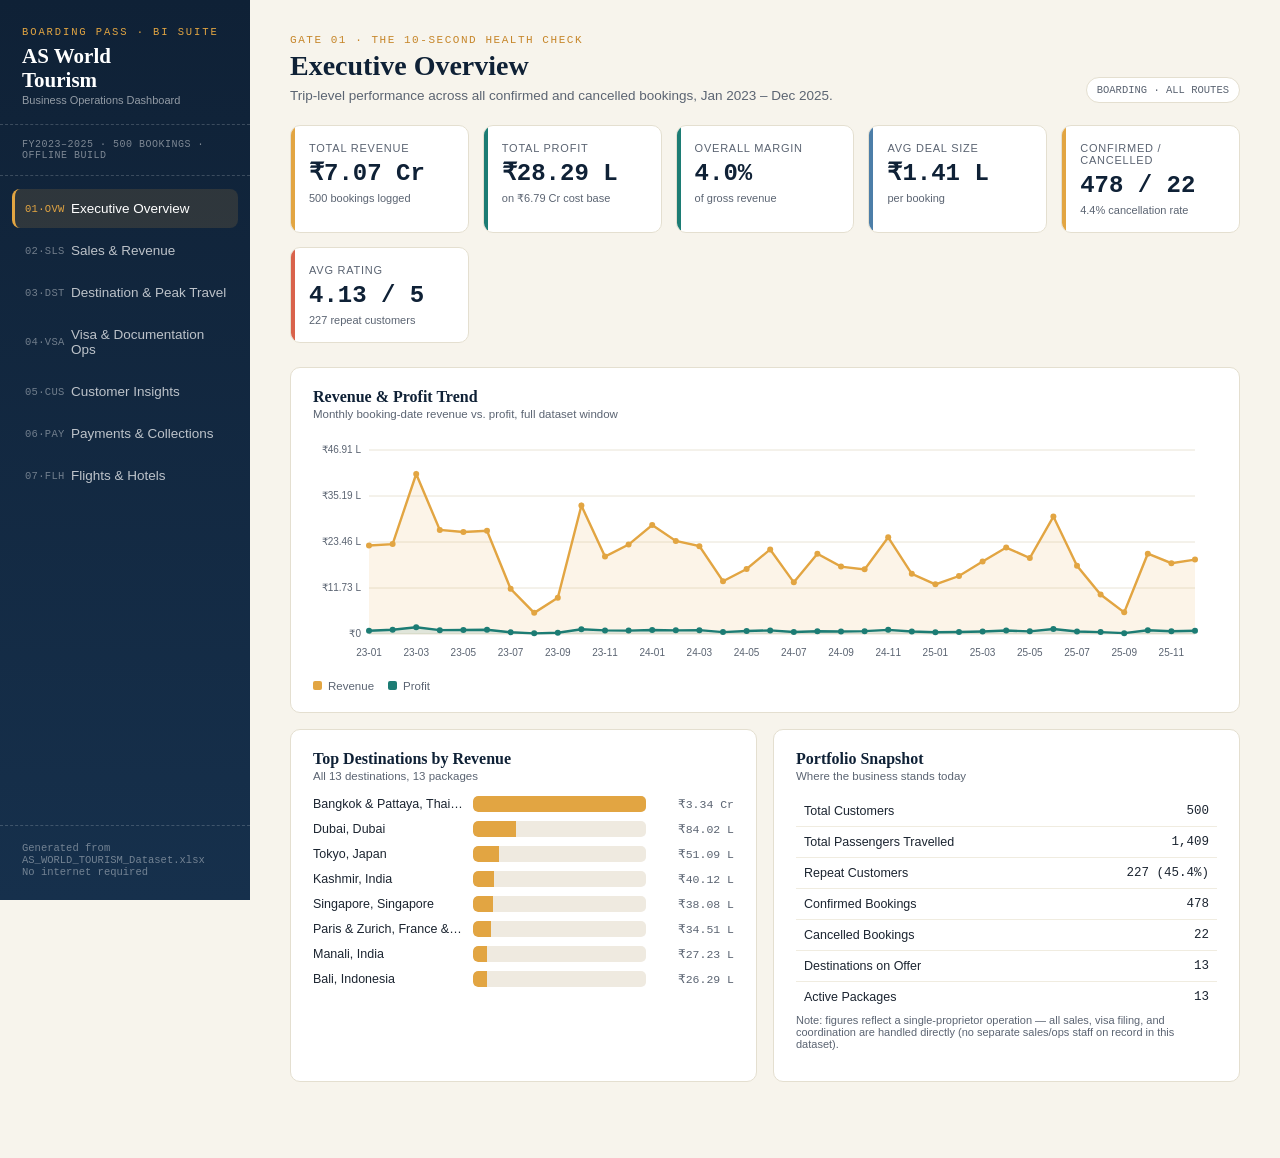
<file: index.html>
<!DOCTYPE html>
<html lang="en">
<head>
<meta charset="UTF-8">
<meta name="viewport" content="width=device-width, initial-scale=1.0">
<title>AS World Tourism — Business Intelligence Suite</title>
<link rel="icon" type="image/svg+xml" href="assets/favicon.svg">
<link rel="stylesheet" href="style.css">
</head>
<body>
<div id="app">
  <aside class="sidebar">
    <div class="brand">
      <div class="kicker">Boarding Pass · BI Suite</div>
      <h1>AS World<br>Tourism</h1>
      <div class="sub">Business Operations Dashboard</div>
    </div>
    <div class="flight-strip">FY2023–2025 · 500 BOOKINGS · OFFLINE BUILD</div>
    <nav id="nav"></nav>
    <div class="sidebar-foot">Generated from<br>AS_WORLD_TOURISM_Dataset.xlsx<br>No internet required</div>
  </aside>
  <main id="main"></main>
</div>

<script src="data.js"></script>
<script src="app.js"></script>
</body>
</html>
</file>
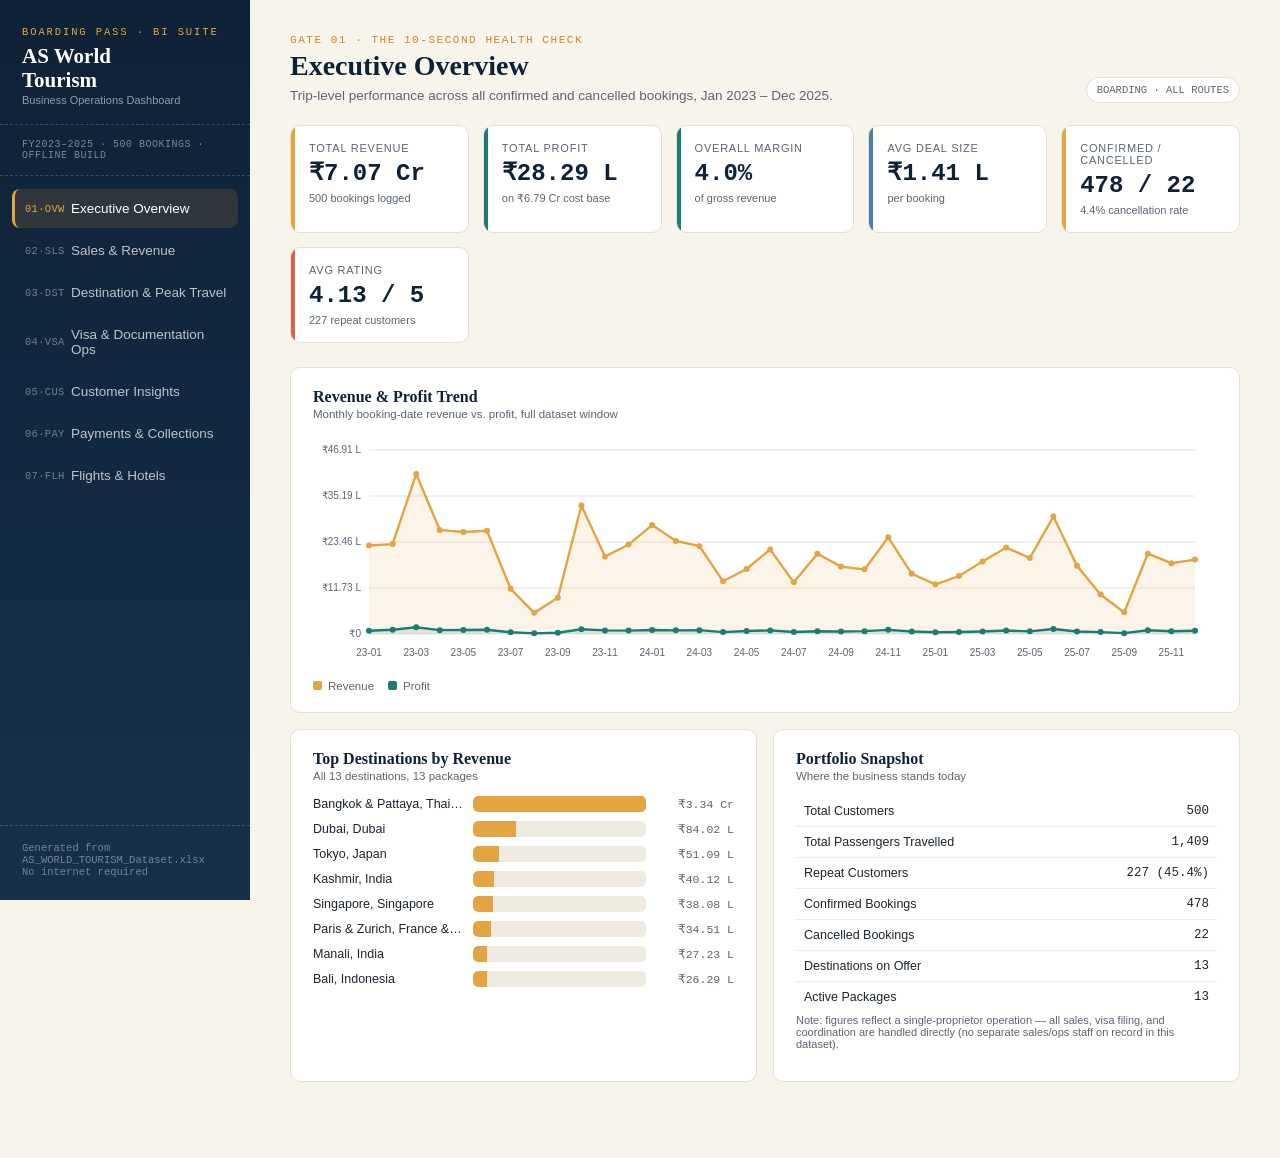
<file: AS_World_Tourism_Dashboard.html>
<!DOCTYPE html>
<html lang="en">
<head>
<meta charset="UTF-8">
<meta name="viewport" content="width=device-width, initial-scale=1.0">
<title>AS World Tourism — Business Intelligence Suite</title>
<style>
  :root{
    --ink:#0F2136;
    --ink-2:#16304C;
    --paper:#F7F4EC;
    --card:#FFFFFF;
    --line:#E4DFD0;
    --text:#1B2430;
    --text-soft:#5B6472;
    --amber:#E2A542;
    --amber-deep:#C6862A;
    --teal:#1C7C74;
    --teal-soft:#DCEEEC;
    --coral:#D9634B;
    --coral-soft:#FBE4DF;
    --sky:#4C7EA8;
    --sky-soft:#E2ECF3;
    --gold-soft:#FBF0D9;
    --radius:10px;
    --mono: 'Courier New', Courier, monospace;
    --serif: Georgia, 'Times New Roman', serif;
    --sans: -apple-system, BlinkMacSystemFont, 'Segoe UI', Helvetica, Arial, sans-serif;
  }
  *{box-sizing:border-box;}
  html,body{margin:0;padding:0;background:var(--paper);color:var(--text);font-family:var(--sans);-webkit-font-smoothing:antialiased;}
  ::selection{background:var(--amber); color:var(--ink);}

  /* ---------- layout ---------- */
  #app{display:flex; min-height:100vh;}
  .sidebar{
    width:250px; flex:0 0 250px; background:var(--ink);
    background-image: linear-gradient(180deg, var(--ink) 0%, var(--ink-2) 100%);
    color:#fff; display:flex; flex-direction:column;
    position:sticky; top:0; height:100vh; overflow-y:auto;
  }
  .brand{padding:26px 22px 18px; border-bottom:1px dashed rgba(255,255,255,.18);}
  .brand .kicker{font-family:var(--mono); font-size:10.5px; letter-spacing:.18em; color:var(--amber); text-transform:uppercase;}
  .brand h1{font-family:var(--serif); font-size:21px; margin:6px 0 2px; line-height:1.15; font-weight:700;}
  .brand .sub{font-size:11px; color:rgba(255,255,255,.55);}

  .flight-strip{padding:14px 22px; border-bottom:1px dashed rgba(255,255,255,.18); font-family:var(--mono); font-size:10px; color:rgba(255,255,255,.45); letter-spacing:.05em;}

  nav{padding:10px 12px 20px; flex:1;}
  .navitem{
    display:flex; align-items:center; gap:12px; width:100%; text-align:left;
    background:transparent; border:none; color:rgba(255,255,255,.72);
    padding:12px 10px; margin:3px 0; cursor:pointer; border-radius:8px;
    font-family:var(--sans); font-size:13.5px; position:relative;
    border-left:3px solid transparent;
  }
  .navitem .code{font-family:var(--mono); font-size:10.5px; color:rgba(255,255,255,.4); width:34px; flex-shrink:0; letter-spacing:.03em;}
  .navitem:hover{background:rgba(255,255,255,.06); color:#fff;}
  .navitem.active{background:rgba(226,165,66,.14); color:#fff; border-left:3px solid var(--amber);}
  .navitem.active .code{color:var(--amber);}

  .sidebar-foot{padding:16px 22px 22px; border-top:1px dashed rgba(255,255,255,.18); font-size:10.5px; color:rgba(255,255,255,.4); font-family:var(--mono);}

  main{flex:1; min-width:0; padding:34px 40px 60px;}
  .pagehead{margin-bottom:22px; display:flex; justify-content:space-between; align-items:flex-end; flex-wrap:wrap; gap:14px;}
  .pagehead .eyebrow{font-family:var(--mono); font-size:11px; letter-spacing:.14em; color:var(--amber-deep); text-transform:uppercase; margin-bottom:4px;}
  .pagehead h2{font-family:var(--serif); font-size:28px; margin:0; color:var(--ink);}
  .pagehead p{margin:6px 0 0; color:var(--text-soft); font-size:13.5px; max-width:640px;}
  .stamp{font-family:var(--mono); font-size:10.5px; color:var(--text-soft); border:1px solid var(--line); padding:6px 10px; border-radius:20px; background:var(--card); white-space:nowrap;}

  /* ---------- kpi row ---------- */
  .kpirow{display:grid; grid-template-columns:repeat(auto-fit, minmax(160px,1fr)); gap:14px; margin-bottom:24px;}
  .kpi{
    background:var(--card); border:1px solid var(--line); border-radius:var(--radius);
    padding:16px 18px; position:relative; overflow:hidden;
  }
  .kpi::before{content:""; position:absolute; left:0; top:0; bottom:0; width:4px; background:var(--amber);}
  .kpi.teal::before{background:var(--teal);}
  .kpi.coral::before{background:var(--coral);}
  .kpi.sky::before{background:var(--sky);}
  .kpi .label{font-size:11px; text-transform:uppercase; letter-spacing:.07em; color:var(--text-soft); margin-bottom:8px;}
  .kpi .value{font-family:var(--mono); font-size:24px; font-weight:700; color:var(--ink); line-height:1;}
  .kpi .delta{font-size:11px; margin-top:6px; color:var(--text-soft);}

  /* ---------- grid / cards ---------- */
  .grid{display:grid; gap:16px; margin-bottom:16px;}
  .grid.cols-2{grid-template-columns:1fr 1fr;}
  .grid.cols-3{grid-template-columns:1fr 1fr 1fr;}
  @media (max-width:1000px){.grid.cols-2,.grid.cols-3{grid-template-columns:1fr;}}

  .card{background:var(--card); border:1px solid var(--line); border-radius:var(--radius); padding:20px 22px;}
  .card h3{font-family:var(--serif); font-size:16px; margin:0 0 2px; color:var(--ink);}
  .card .cardsub{font-size:11.5px; color:var(--text-soft); margin-bottom:14px;}
  .card.span2{grid-column: span 2;}
  @media (max-width:1000px){.card.span2{grid-column:span 1;}}

  /* ---------- charts ---------- */
  .barrow{display:flex; align-items:center; gap:10px; margin:9px 0; font-size:12.5px;}
  .barrow .lbl{width:150px; flex-shrink:0; color:var(--text); overflow:hidden; text-overflow:ellipsis; white-space:nowrap;}
  .barrow .track{flex:1; background:#EFEAE0; border-radius:5px; height:16px; overflow:hidden; position:relative;}
  .barrow .fill{height:100%; border-radius:5px 0 0 5px; background:var(--amber);}
  .barrow .val{width:78px; text-align:right; font-family:var(--mono); font-size:11.5px; color:var(--text-soft); flex-shrink:0;}

  table{width:100%; border-collapse:collapse; font-size:12.5px;}
  table th{text-align:left; font-size:10.5px; text-transform:uppercase; letter-spacing:.05em; color:var(--text-soft); border-bottom:1px solid var(--line); padding:7px 8px; font-weight:600;}
  table td{padding:8px 8px; border-bottom:1px solid #F0ECE0; color:var(--text);}
  table tr:last-child td{border-bottom:none;}
  table td.num, table th.num{text-align:right; font-family:var(--mono);}
  .tag{display:inline-block; padding:2px 8px; border-radius:20px; font-size:10.5px; font-family:var(--mono);}
  .tag.green{background:var(--teal-soft); color:var(--teal);}
  .tag.red{background:var(--coral-soft); color:var(--coral);}
  .tag.gold{background:var(--gold-soft); color:var(--amber-deep);}
  .tag.blue{background:var(--sky-soft); color:var(--sky);}

  .legend{display:flex; flex-wrap:wrap; gap:14px; margin-top:12px; font-size:11.5px; color:var(--text-soft);}
  .legend .dot{width:9px; height:9px; border-radius:2px; display:inline-block; margin-right:6px;}

  .page{display:none; animation: fade .35s ease;}
  .page.active{display:block;}
  @keyframes fade{from{opacity:0; transform:translateY(4px);} to{opacity:1; transform:translateY(0);}}

  .footnote{font-size:11px; color:var(--text-soft); margin-top:2px;}
  .divider-dash{border:none; border-top:1px dashed var(--line); margin:24px 0;}

  svg text{font-family:var(--sans);}
  .axis-label{font-size:10px; fill:var(--text-soft);}

  @media print{ .sidebar{display:none;} main{padding:0;} }
</style>
</head>
<body>
<div id="app">
  <aside class="sidebar">
    <div class="brand">
      <div class="kicker">Boarding Pass · BI Suite</div>
      <h1>AS World<br>Tourism</h1>
      <div class="sub">Business Operations Dashboard</div>
    </div>
    <div class="flight-strip">FY2023–2025 · 500 BOOKINGS · OFFLINE BUILD</div>
    <nav id="nav"></nav>
    <div class="sidebar-foot">Generated from<br>AS_WORLD_TOURISM_Dataset.xlsx<br>No internet required</div>
  </aside>
  <main id="main"></main>
</div>

<script id="DATA_JSON" type="application/json">{"kpi": {"totalRevenue": 70717823, "totalCost": 67889114, "totalProfit": 2828709, "marginPct": 4.0, "totalBookings": 500, "confirmed": 478, "cancelled": 22, "repeatCustomers": 227, "avgRating": 4.13, "avgDealSize": 141435, "totalPassengers": 1409, "totalCustomers": 500, "totalDestinations": 13, "totalPackages": 13}, "monthlyTrend": [{"MonthKey": "2023-01", "Revenue": 2255610, "Profit": 83365, "Bookings": 12}, {"MonthKey": "2023-02", "Revenue": 2291772, "Profit": 108155, "Bookings": 13}, {"MonthKey": "2023-03", "Revenue": 4079550, "Profit": 172944, "Bookings": 19}, {"MonthKey": "2023-04", "Revenue": 2653894, "Profit": 98028, "Bookings": 18}, {"MonthKey": "2023-05", "Revenue": 2601331, "Profit": 103315, "Bookings": 15}, {"MonthKey": "2023-06", "Revenue": 2632538, "Profit": 108269, "Bookings": 19}, {"MonthKey": "2023-07", "Revenue": 1154014, "Profit": 43592, "Bookings": 13}, {"MonthKey": "2023-08", "Revenue": 539423, "Profit": 16727, "Bookings": 6}, {"MonthKey": "2023-09", "Revenue": 926169, "Profit": 32403, "Bookings": 8}, {"MonthKey": "2023-10", "Revenue": 3274340, "Profit": 120201, "Bookings": 21}, {"MonthKey": "2023-11", "Revenue": 1976040, "Profit": 91383, "Bookings": 12}, {"MonthKey": "2023-12", "Revenue": 2280450, "Profit": 86773, "Bookings": 13}, {"MonthKey": "2024-01", "Revenue": 2780008, "Profit": 101516, "Bookings": 19}, {"MonthKey": "2024-02", "Revenue": 2371574, "Profit": 93298, "Bookings": 11}, {"MonthKey": "2024-03", "Revenue": 2239087, "Profit": 98765, "Bookings": 20}, {"MonthKey": "2024-04", "Revenue": 1345422, "Profit": 48826, "Bookings": 12}, {"MonthKey": "2024-05", "Revenue": 1658441, "Profit": 76972, "Bookings": 16}, {"MonthKey": "2024-06", "Revenue": 2156361, "Profit": 92252, "Bookings": 15}, {"MonthKey": "2024-07", "Revenue": 1316831, "Profit": 50624, "Bookings": 9}, {"MonthKey": "2024-08", "Revenue": 2046259, "Profit": 70588, "Bookings": 15}, {"MonthKey": "2024-09", "Revenue": 1719103, "Profit": 62628, "Bookings": 16}, {"MonthKey": "2024-10", "Revenue": 1648221, "Profit": 72933, "Bookings": 13}, {"MonthKey": "2024-11", "Revenue": 2463992, "Profit": 105218, "Bookings": 19}, {"MonthKey": "2024-12", "Revenue": 1534586, "Profit": 62066, "Bookings": 10}, {"MonthKey": "2025-01", "Revenue": 1265358, "Profit": 43265, "Bookings": 10}, {"MonthKey": "2025-02", "Revenue": 1478614, "Profit": 49404, "Bookings": 13}, {"MonthKey": "2025-03", "Revenue": 1846175, "Profit": 63589, "Bookings": 16}, {"MonthKey": "2025-04", "Revenue": 2203448, "Profit": 89062, "Bookings": 15}, {"MonthKey": "2025-05", "Revenue": 1936723, "Profit": 67494, "Bookings": 16}, {"MonthKey": "2025-06", "Revenue": 2994133, "Profit": 128197, "Bookings": 20}, {"MonthKey": "2025-07", "Revenue": 1739527, "Profit": 65004, "Bookings": 9}, {"MonthKey": "2025-08", "Revenue": 1005374, "Profit": 49006, "Bookings": 8}, {"MonthKey": "2025-09", "Revenue": 552063, "Profit": 21771, "Bookings": 6}, {"MonthKey": "2025-10", "Revenue": 2047959, "Profit": 97169, "Bookings": 16}, {"MonthKey": "2025-11", "Revenue": 1806394, "Profit": 70064, "Bookings": 16}, {"MonthKey": "2025-12", "Revenue": 1897039, "Profit": 83843, "Bookings": 11}], "topDestinations": [{"DestLabel": "Bangkok & Pattaya, Thailand", "Revenue": 33426457, "Profit": 1291558, "Bookings": 239}, {"DestLabel": "Dubai, Dubai", "Revenue": 8401505, "Profit": 355396, "Bookings": 45}, {"DestLabel": "Tokyo, Japan", "Revenue": 5109380, "Profit": 227329, "Bookings": 16}, {"DestLabel": "Kashmir, India", "Revenue": 4011808, "Profit": 165636, "Bookings": 46}, {"DestLabel": "Singapore, Singapore", "Revenue": 3808424, "Profit": 162731, "Bookings": 16}, {"DestLabel": "Paris & Zurich, France & Switzerland", "Revenue": 3450613, "Profit": 146979, "Bookings": 6}, {"DestLabel": "Manali, India", "Revenue": 2723472, "Profit": 108455, "Bookings": 41}, {"DestLabel": "Bali, Indonesia", "Revenue": 2629126, "Profit": 94668, "Bookings": 14}, {"DestLabel": "Goa, India", "Revenue": 2051657, "Profit": 72857, "Bookings": 39}, {"DestLabel": "Colombo, Sri Lanka", "Revenue": 1401554, "Profit": 59102, "Bookings": 11}, {"DestLabel": "Hanoi/Ho Chi Minh, Vietnam", "Revenue": 1380554, "Profit": 63652, "Bookings": 7}, {"DestLabel": "Kuala Lumpur, Malaysia", "Revenue": 1293574, "Profit": 43346, "Bookings": 9}, {"DestLabel": "Kerala, India", "Revenue": 1029699, "Profit": 37000, "Bookings": 11}], "packageRevenue": [{"Package_Name": "Bangkok & Pattaya Delight", "Revenue": 33426457, "Bookings": 239, "AvgMargin": 3.8}, {"Package_Name": "Dubai Delight", "Revenue": 8401505, "Bookings": 45, "AvgMargin": 4.3}, {"Package_Name": "Tokyo Delight", "Revenue": 5109380, "Bookings": 16, "AvgMargin": 4.6}, {"Package_Name": "Kashmir Delight", "Revenue": 4011808, "Bookings": 46, "AvgMargin": 4.1}, {"Package_Name": "Singapore Delight", "Revenue": 3808424, "Bookings": 16, "AvgMargin": 4.1}, {"Package_Name": "Paris & Zurich Delight", "Revenue": 3450613, "Bookings": 6, "AvgMargin": 3.9}, {"Package_Name": "Manali Delight", "Revenue": 2723472, "Bookings": 41, "AvgMargin": 4.0}, {"Package_Name": "Bali Delight", "Revenue": 2629126, "Bookings": 14, "AvgMargin": 3.9}, {"Package_Name": "Goa Delight", "Revenue": 2051657, "Bookings": 39, "AvgMargin": 3.6}, {"Package_Name": "Colombo Delight", "Revenue": 1401554, "Bookings": 11, "AvgMargin": 4.2}, {"Package_Name": "Hanoi/Ho Chi Minh Delight", "Revenue": 1380554, "Bookings": 7, "AvgMargin": 4.1}, {"Package_Name": "Kuala Lumpur Delight", "Revenue": 1293574, "Bookings": 9, "AvgMargin": 2.8}, {"Package_Name": "Kerala Delight", "Revenue": 1029699, "Bookings": 11, "AvgMargin": 3.6}], "sourcePerf": [{"BookingSource": "Facebook", "Revenue": 15938792, "Bookings": 115, "AvgRating": 4.13}, {"BookingSource": "WhatsApp", "Revenue": 14574446, "Bookings": 92, "AvgRating": 4.03}, {"BookingSource": "Instagram", "Revenue": 14282070, "Bookings": 101, "AvgRating": 4.05}, {"BookingSource": "Website", "Revenue": 13275909, "Bookings": 96, "AvgRating": 4.24}, {"BookingSource": "Referral", "Revenue": 12646606, "Bookings": 96, "AvgRating": 4.22}], "seasonRev": [{"Season": "Off", "Revenue": 10998763, "Bookings": 90, "AvgMargin": 3.74}, {"Season": "Peak", "Revenue": 59719060, "Bookings": 410, "AvgMargin": 3.95}], "discountImpact": [{"DiscountBand": "\u20b91-2K", "AvgMargin": 4.0, "Bookings": 181, "AvgRevenue": 142776.0}, {"DiscountBand": "\u20b92-4K", "AvgMargin": 3.96, "Bookings": 197, "AvgRevenue": 141375.0}, {"DiscountBand": "\u20b94-6K", "AvgMargin": 3.72, "Bookings": 122, "AvgRevenue": 139545.0}], "destPriceRealized": [{"DestLabel": "Bangkok & Pattaya, Thailand", "Visa_Required": "No", "MinPrice": 46000, "MaxPrice": 50000, "AvgPriceRange": 48000.0, "RealizedAvgRevenue": 139859.6527196653, "Bookings": 239, "Revenue": 33426457}, {"DestLabel": "Dubai, Dubai", "Visa_Required": "Yes", "MinPrice": 55000, "MaxPrice": 80000, "AvgPriceRange": 67500.0, "RealizedAvgRevenue": 186700.1111111111, "Bookings": 45, "Revenue": 8401505}, {"DestLabel": "Tokyo, Japan", "Visa_Required": "Yes", "MinPrice": 90000, "MaxPrice": 130000, "AvgPriceRange": 110000.0, "RealizedAvgRevenue": 319336.25, "Bookings": 16, "Revenue": 5109380}, {"DestLabel": "Kashmir, India", "Visa_Required": "No", "MinPrice": 22000, "MaxPrice": 45000, "AvgPriceRange": 33500.0, "RealizedAvgRevenue": 87213.2173913044, "Bookings": 46, "Revenue": 4011808}, {"DestLabel": "Singapore, Singapore", "Visa_Required": "Yes", "MinPrice": 65000, "MaxPrice": 90000, "AvgPriceRange": 77500.0, "RealizedAvgRevenue": 238026.5, "Bookings": 16, "Revenue": 3808424}, {"DestLabel": "Paris & Zurich, France & Switzerland", "Visa_Required": "Yes", "MinPrice": 140000, "MaxPrice": 180000, "AvgPriceRange": 160000.0, "RealizedAvgRevenue": 575102.1666666666, "Bookings": 6, "Revenue": 3450613}, {"DestLabel": "Manali, India", "Visa_Required": "No", "MinPrice": 18000, "MaxPrice": 35000, "AvgPriceRange": 26500.0, "RealizedAvgRevenue": 66426.1463414634, "Bookings": 41, "Revenue": 2723472}, {"DestLabel": "Bali, Indonesia", "Visa_Required": "Yes", "MinPrice": 60000, "MaxPrice": 85000, "AvgPriceRange": 72500.0, "RealizedAvgRevenue": 187794.7142857143, "Bookings": 14, "Revenue": 2629126}, {"DestLabel": "Goa, India", "Visa_Required": "No", "MinPrice": 12000, "MaxPrice": 30000, "AvgPriceRange": 21000.0, "RealizedAvgRevenue": 52606.5897435897, "Bookings": 39, "Revenue": 2051657}, {"DestLabel": "Colombo, Sri Lanka", "Visa_Required": "Yes", "MinPrice": 35000, "MaxPrice": 50000, "AvgPriceRange": 42500.0, "RealizedAvgRevenue": 127414.0, "Bookings": 11, "Revenue": 1401554}, {"DestLabel": "Hanoi/Ho Chi Minh, Vietnam", "Visa_Required": "Yes", "MinPrice": 55000, "MaxPrice": 70000, "AvgPriceRange": 62500.0, "RealizedAvgRevenue": 197222.0, "Bookings": 7, "Revenue": 1380554}, {"DestLabel": "Kuala Lumpur, Malaysia", "Visa_Required": "Yes", "MinPrice": 50000, "MaxPrice": 70000, "AvgPriceRange": 60000.0, "RealizedAvgRevenue": 143730.4444444444, "Bookings": 9, "Revenue": 1293574}, {"DestLabel": "Kerala, India", "Visa_Required": "No", "MinPrice": 20000, "MaxPrice": 40000, "AvgPriceRange": 30000.0, "RealizedAvgRevenue": 93609.0, "Bookings": 11, "Revenue": 1029699}], "peakOffByDest": [{"DestLabel": "Bali, Indonesia", "Season": "Off", "Revenue": 939636, "Bookings": 4}, {"DestLabel": "Bali, Indonesia", "Season": "Peak", "Revenue": 1689490, "Bookings": 10}, {"DestLabel": "Bangkok & Pattaya, Thailand", "Season": "Off", "Revenue": 5691676, "Bookings": 43}, {"DestLabel": "Bangkok & Pattaya, Thailand", "Season": "Peak", "Revenue": 27734781, "Bookings": 196}, {"DestLabel": "Colombo, Sri Lanka", "Season": "Off", "Revenue": 196790, "Bookings": 2}, {"DestLabel": "Colombo, Sri Lanka", "Season": "Peak", "Revenue": 1204764, "Bookings": 9}, {"DestLabel": "Dubai, Dubai", "Season": "Off", "Revenue": 618886, "Bookings": 5}, {"DestLabel": "Dubai, Dubai", "Season": "Peak", "Revenue": 7782619, "Bookings": 40}, {"DestLabel": "Goa, India", "Season": "Off", "Revenue": 545009, "Bookings": 10}, {"DestLabel": "Goa, India", "Season": "Peak", "Revenue": 1506648, "Bookings": 29}, {"DestLabel": "Hanoi/Ho Chi Minh, Vietnam", "Season": "Off", "Revenue": 58471, "Bookings": 1}, {"DestLabel": "Hanoi/Ho Chi Minh, Vietnam", "Season": "Peak", "Revenue": 1322083, "Bookings": 6}, {"DestLabel": "Kashmir, India", "Season": "Off", "Revenue": 241586, "Bookings": 3}, {"DestLabel": "Kashmir, India", "Season": "Peak", "Revenue": 3770222, "Bookings": 43}, {"DestLabel": "Kerala, India", "Season": "Off", "Revenue": 539356, "Bookings": 6}, {"DestLabel": "Kerala, India", "Season": "Peak", "Revenue": 490343, "Bookings": 5}, {"DestLabel": "Kuala Lumpur, Malaysia", "Season": "Off", "Revenue": 150240, "Bookings": 1}, {"DestLabel": "Kuala Lumpur, Malaysia", "Season": "Peak", "Revenue": 1143334, "Bookings": 8}, {"DestLabel": "Manali, India", "Season": "Off", "Revenue": 736983, "Bookings": 10}, {"DestLabel": "Manali, India", "Season": "Peak", "Revenue": 1986489, "Bookings": 31}, {"DestLabel": "Paris & Zurich, France & Switzerland", "Season": "Peak", "Revenue": 3450613, "Bookings": 6}, {"DestLabel": "Singapore, Singapore", "Season": "Off", "Revenue": 858512, "Bookings": 3}, {"DestLabel": "Singapore, Singapore", "Season": "Peak", "Revenue": 2949912, "Bookings": 13}, {"DestLabel": "Tokyo, Japan", "Season": "Off", "Revenue": 421618, "Bookings": 2}, {"DestLabel": "Tokyo, Japan", "Season": "Peak", "Revenue": 4687762, "Bookings": 14}], "visaMixDest": [{"Visa_Required": "Yes", "Count": 8}, {"Visa_Required": "No", "Count": 5}], "bookingVisaMix": [{"Visa_Required": "No", "Bookings": 376}, {"Visa_Required": "Yes", "Bookings": 124}], "visaStatus": [{"Status": "Not Required", "Count": 376}, {"Status": "Approved", "Count": 113}, {"Status": "Pending", "Count": 10}, {"Status": "Rejected", "Count": 1}], "visaApprovalRate": 91.1, "visaApplicable": 124, "visaApproved": 113, "visaRejected": 1, "visaPending": 10, "visaTypeProcessing": [{"VisaType": "Tourist", "AvgProcessingDays": 11.9, "Count": 124}], "destVisaBottleneck": [{"DestLabel": "Hanoi/Ho Chi Minh, Vietnam", "AvgProcessingDays": 14.1, "Applications": 7, "Rejected": 0, "Pending": 0}, {"DestLabel": "Colombo, Sri Lanka", "AvgProcessingDays": 12.5, "Applications": 11, "Rejected": 0, "Pending": 3}, {"DestLabel": "Kuala Lumpur, Malaysia", "AvgProcessingDays": 12.1, "Applications": 9, "Rejected": 0, "Pending": 0}, {"DestLabel": "Dubai, Dubai", "AvgProcessingDays": 12.1, "Applications": 45, "Rejected": 0, "Pending": 3}, {"DestLabel": "Bali, Indonesia", "AvgProcessingDays": 12.0, "Applications": 14, "Rejected": 0, "Pending": 2}, {"DestLabel": "Singapore, Singapore", "AvgProcessingDays": 11.7, "Applications": 16, "Rejected": 0, "Pending": 0}, {"DestLabel": "Tokyo, Japan", "AvgProcessingDays": 10.7, "Applications": 16, "Rejected": 0, "Pending": 2}, {"DestLabel": "Paris & Zurich, France & Switzerland", "AvgProcessingDays": 10.5, "Applications": 6, "Rejected": 1, "Pending": 0}], "customerType": [{"CustomerType": "Returning", "Count": 254}, {"CustomerType": "New", "Count": 246}], "ageDist": [{"AgeBand": "18-25", "Count": 49}, {"AgeBand": "26-35", "Count": 131}, {"AgeBand": "36-45", "Count": 131}, {"AgeBand": "46-55", "Count": 126}, {"AgeBand": "56-65", "Count": 63}, {"AgeBand": "65+", "Count": 0}], "genderDist": [{"Gender": "Female", "Count": 266}, {"Gender": "Male", "Count": 234}], "incomeDist": [{"IncomeBand": "10-20L", "Count": 171}, {"IncomeBand": "5-10L", "Count": 165}, {"IncomeBand": "20L+", "Count": 164}], "stateDist": [{"State": "Maharashtra", "Count": 163}, {"State": "Telangana", "Count": 124}, {"State": "Chhattisgarh", "Count": 40}, {"State": "Gujarat", "Count": 34}, {"State": "Karnataka", "Count": 34}, {"State": "Tamil Nadu", "Count": 33}, {"State": "Madhya Pradesh", "Count": 25}, {"State": "Delhi", "Count": 24}, {"State": "Rajasthan", "Count": 13}, {"State": "West Bengal", "Count": 5}, {"State": "Uttar Pradesh", "Count": 5}], "ratingDist": [{"Rating": 3, "Count": 102}, {"Rating": 4, "Count": 229}, {"Rating": 5, "Count": 169}], "repeatRev": [{"RepeatCustomer": "No", "Revenue": 39040223, "Bookings": 273}, {"RepeatCustomer": "Yes", "Revenue": 31677600, "Bookings": 227}], "paymentModeCount": [{"Mode": "Card", "Count": 296}, {"Mode": "UPI", "Count": 295}, {"Mode": "Bank Transfer", "Count": 283}, {"Mode": "Cash", "Count": 126}], "paymentModeAmount": [{"Mode": "Bank Transfer", "Amount": 22053094}, {"Mode": "Card", "Amount": 20590490}, {"Mode": "Cash", "Amount": 7452423}, {"Mode": "UPI", "Amount": 20621816}], "paymentStatus": [{"Status": "Paid", "Count": 888}, {"Status": "Pending", "Count": 112}], "paymentStatusAmount": [{"Status": "Paid", "Amount": 61768859}, {"Status": "Pending", "Amount": 8948964}], "installmentSplit": [{"Installment": "Advance", "TotalAmount": 28286964, "Count": 500}, {"Installment": "Final", "TotalAmount": 42430859, "Count": 500}], "totalAdvance": 28286964, "totalBalance": 42430859, "bookingPayStatus": [{"PaymentStatus": "Pending", "Count": 178}, {"PaymentStatus": "Paid", "Count": 161}, {"PaymentStatus": "Partial", "Count": 161}], "pendingCollection": 8948964, "paidCollection": 61768859, "airlineFreq": [{"Airline": "IndiGo", "Count": 18}, {"Airline": "Air India", "Count": 10}, {"Airline": "AirAsia", "Count": 7}, {"Airline": "SpiceJet", "Count": 6}, {"Airline": "ANA", "Count": 3}, {"Airline": "Vietnam Airlines", "Count": 3}, {"Airline": "Akasa Air", "Count": 3}, {"Airline": "Emirates", "Count": 2}, {"Airline": "Singapore Airlines", "Count": 2}, {"Airline": "Thai AirAsia", "Count": 2}, {"Airline": "Etihad", "Count": 1}, {"Airline": "Malaysia Airlines", "Count": 1}, {"Airline": "Japan Airlines", "Count": 1}, {"Airline": "Qatar Airways", "Count": 1}], "flightType": [{"Type": "Connecting", "Count": 39}, {"Type": "Direct", "Count": 21}], "hotelCatSupply": [{"Category": "4 Star", "Count": 14}, {"Category": "3 Star", "Count": 9}, {"Category": "5 Star", "Count": 7}], "hotelCatBookings": [{"Category": "4 Star", "Bookings": 291}, {"Category": "3 Star", "Bookings": 203}, {"Category": "5 Star", "Bookings": 6}], "mealPlan": [{"MealPlan": "Breakfast", "Count": 11}, {"MealPlan": "AP", "Count": 11}, {"MealPlan": "MAP", "Count": 8}], "seatPref": [{"SeatPref": "Aisle", "Count": 726}, {"SeatPref": "Window", "Count": 683}], "insurance": [{"Insurance": "No", "Count": 712}, {"Insurance": "Yes", "Count": 697}]}</script>
<script>
const DATA = JSON.parse(document.getElementById('DATA_JSON').textContent);
const INR = n => '₹' + Math.round(n).toLocaleString('en-IN');
const INRc = n => {
  n = Math.round(n);
  if (Math.abs(n) >= 10000000) return '₹' + (n/10000000).toFixed(2) + ' Cr';
  if (Math.abs(n) >= 100000) return '₹' + (n/100000).toFixed(2) + ' L';
  return '₹' + n.toLocaleString('en-IN');
};
const pct = n => n.toFixed(1) + '%';
const PALETTE = ['#E2A542','#1C7C74','#D9634B','#4C7EA8','#8E6BAE','#5B6472','#C6862A','#2E9E93'];

/* ---------------- Chart engine (pure SVG, no deps) ---------------- */

function svgEl(w,h,extra){ return `<svg viewBox="0 0 ${w} ${h}" width="100%" height="${h}" preserveAspectRatio="xMidYMid meet" ${extra||''}>`; }

// Horizontal bar list (HTML, not svg) — used for ranked lists
function hBarList(container, rows, opts){
  opts = opts||{};
  const max = Math.max(...rows.map(r=>r.value)) || 1;
  const color = opts.color || 'var(--amber)';
  let html = '';
  rows.forEach(r=>{
    const w = Math.max(2, (r.value/max*100));
    html += `<div class="barrow">
      <div class="lbl" title="${r.label}">${r.label}</div>
      <div class="track"><div class="fill" style="width:${w}%; background:${r.color||color}"></div></div>
      <div class="val">${r.display||r.value}</div>
    </div>`;
  });
  container.innerHTML = html;
}

// Vertical column chart (SVG)
function columnChart(container, rows, opts){
  opts = opts || {};
  const W = opts.width||520, H = opts.height||220;
  const padL=44, padB=34, padT=14, padR=14;
  const cw = W-padL-padR, ch = H-padT-padB;
  const max = Math.max(...rows.map(r=>r.value), 1) * 1.15;
  const bw = cw/rows.length;
  let bars='', labels='', grid='';
  for(let i=0;i<=4;i++){
    const y = padT + ch - (ch*i/4);
    grid += `<line x1="${padL}" y1="${y}" x2="${W-padR}" y2="${y}" stroke="#E9E4D6" stroke-width="1"/>`;
    grid += `<text class="axis-label" x="${padL-6}" y="${y+3}" text-anchor="end">${opts.fmtY ? opts.fmtY(max*i/4) : Math.round(max*i/4)}</text>`;
  }
  rows.forEach((r,i)=>{
    const bh = (r.value/max)*ch;
    const x = padL + i*bw + bw*0.18;
    const bwid = bw*0.64;
    const y = padT+ch-bh;
    bars += `<rect x="${x}" y="${y}" width="${bwid}" height="${bh}" rx="3" fill="${r.color||opts.color||'var(--amber)'}"><title>${r.label}: ${r.display||r.value}</title></rect>`;
    labels += `<text class="axis-label" x="${x+bwid/2}" y="${H-10}" text-anchor="middle">${r.label}</text>`;
  });
  container.innerHTML = svgEl(W,H) + grid + bars + labels + '</svg>';
}

// Line/area chart for trend, supports multiple series sharing one x
function lineChart(container, xs, series, opts){
  opts = opts||{};
  const W = opts.width||760, H = opts.height||220;
  const padL=54, padB=30, padT=16, padR=20;
  const cw=W-padL-padR, ch=H-padT-padB;
  const allVals = series.flatMap(s=>s.values);
  const maxV = Math.max(...allVals)*1.15;
  const minV = 0;
  const stepX = cw/(xs.length-1||1);
  let grid='', axisX='';
  for(let i=0;i<=4;i++){
    const y = padT + ch - (ch*i/4);
    grid += `<line x1="${padL}" y1="${y}" x2="${W-padR}" y2="${y}" stroke="#E9E4D6" stroke-width="1"/>`;
    grid += `<text class="axis-label" x="${padL-8}" y="${y+3}" text-anchor="end">${opts.fmtY ? opts.fmtY(maxV*i/4) : Math.round(maxV*i/4)}</text>`;
  }
  xs.forEach((x,i)=>{
    if(i % (opts.xEvery||1) === 0){
      axisX += `<text class="axis-label" x="${padL+i*stepX}" y="${H-8}" text-anchor="middle">${x}</text>`;
    }
  });
  let paths='';
  series.forEach(s=>{
    let d='', area='';
    s.values.forEach((v,i)=>{
      const px = padL+i*stepX;
      const py = padT + ch - ((v-minV)/(maxV-minV||1))*ch;
      d += (i===0?'M':'L')+px+','+py+' ';
    });
    area = d + `L${padL+cw},${padT+ch} L${padL},${padT+ch} Z`;
    if(s.area) paths += `<path d="${area}" fill="${s.color}" opacity="0.12"/>`;
    paths += `<path d="${d}" fill="none" stroke="${s.color}" stroke-width="2.4"/>`;
    s.values.forEach((v,i)=>{
      const px = padL+i*stepX;
      const py = padT + ch - ((v-minV)/(maxV-minV||1))*ch;
      paths += `<circle cx="${px}" cy="${py}" r="3" fill="${s.color}"><title>${xs[i]}: ${s.fmt?s.fmt(v):v}</title></circle>`;
    });
  });
  container.innerHTML = svgEl(W,H) + grid + paths + axisX + '</svg>';
}

// Donut chart
function donutChart(container, rows, opts){
  opts = opts||{};
  const size = opts.size||180, r=size*0.38, cx=size/2, cy=size/2, rw=opts.thickness||22;
  const total = rows.reduce((a,b)=>a+b.value,0)||1;
  let angle=-90, paths='';
  rows.forEach((row,i)=>{
    const frac = row.value/total;
    const start = angle;
    const end = angle + frac*360;
    angle = end;
    const large = (end-start)>180?1:0;
    const toXY = (a,rad)=>{
      const rad2 = (a*Math.PI/180);
      return [cx+rad*Math.cos(rad2), cy+rad*Math.sin(rad2)];
    };
    const [x1,y1] = toXY(start, r);
    const [x2,y2] = toXY(end, r);
    const col = row.color || PALETTE[i%PALETTE.length];
    paths += `<path d="M ${x1} ${y1} A ${r} ${r} 0 ${large} 1 ${x2} ${y2}" fill="none" stroke="${col}" stroke-width="${rw}"><title>${row.label}: ${row.value} (${(frac*100).toFixed(1)}%)</title></path>`;
  });
  let center = opts.center ? `<text x="${cx}" y="${cy-3}" text-anchor="middle" font-family="var(--mono)" font-size="18" font-weight="700" fill="var(--ink)">${opts.center}</text><text x="${cx}" y="${cy+14}" text-anchor="middle" font-size="9.5" fill="var(--text-soft)">${opts.centerSub||''}</text>` : '';
  container.innerHTML = `<div style="display:flex; align-items:center; gap:18px; flex-wrap:wrap;">
    ${svgEl(size,size)}${paths}${center}</svg>
    <div class="legend" style="flex-direction:column; gap:7px; margin-top:0;">
      ${rows.map((row,i)=>`<div><span class="dot" style="background:${row.color||PALETTE[i%PALETTE.length]}"></span>${row.label} — <strong>${row.display||row.value}</strong></div>`).join('')}
    </div>
  </div>`;
}

/* ================= PAGE DEFINITIONS ================= */
const PAGES = [
  {code:'01·OVW', title:'Executive Overview', id:'overview'},
  {code:'02·SLS', title:'Sales & Revenue', id:'sales'},
  {code:'03·DST', title:'Destination & Peak Travel', id:'destinations'},
  {code:'04·VSA', title:'Visa & Documentation Ops', id:'visa'},
  {code:'05·CUS', title:'Customer Insights', id:'customers'},
  {code:'06·PAY', title:'Payments & Collections', id:'payments'},
  {code:'07·FLH', title:'Flights & Hotels', id:'flighthotels'},
];

function buildNav(){
  const nav = document.getElementById('nav');
  nav.innerHTML = PAGES.map(p=>`<button class="navitem" data-id="${p.id}"><span class="code">${p.code}</span><span>${p.title}</span></button>`).join('');
  nav.querySelectorAll('.navitem').forEach(btn=>{
    btn.addEventListener('click', ()=> showPage(btn.dataset.id));
  });
}

function showPage(id){
  document.querySelectorAll('.page').forEach(p=>p.classList.remove('active'));
  document.querySelectorAll('.navitem').forEach(n=>n.classList.remove('active'));
  document.getElementById('page-'+id).classList.add('active');
  document.querySelector(`.navitem[data-id="${id}"]`).classList.add('active');
  window.scrollTo(0,0);
}

function head(eyebrow, title, sub, stamp){
  return `<div class="pagehead">
    <div>
      <div class="eyebrow">${eyebrow}</div>
      <h2>${title}</h2>
      <p>${sub}</p>
    </div>
    <div class="stamp">${stamp}</div>
  </div>`;
}

function buildMain(){
  const main = document.getElementById('main');
  main.innerHTML = PAGES.map(p=>`<section class="page" id="page-${p.id}"></section>`).join('');
  renderOverview();
  renderSales();
  renderDestinations();
  renderVisa();
  renderCustomers();
  renderPayments();
  renderFlightsHotels();
}

/* ---------- 1. EXECUTIVE OVERVIEW ---------- */
function renderOverview(){
  const k = DATA.kpi;
  const el = document.getElementById('page-overview');
  el.innerHTML = `
    ${head('Gate 01 · The 10-second health check','Executive Overview','Trip-level performance across all confirmed and cancelled bookings, Jan 2023 – Dec 2025.', 'BOARDING · ALL ROUTES')}
    <div class="kpirow">
      <div class="kpi"><div class="label">Total Revenue</div><div class="value">${INRc(k.totalRevenue)}</div><div class="delta">${k.totalBookings} bookings logged</div></div>
      <div class="kpi teal"><div class="label">Total Profit</div><div class="value">${INRc(k.totalProfit)}</div><div class="delta">on ${INRc(k.totalCost)} cost base</div></div>
      <div class="kpi teal"><div class="label">Overall Margin</div><div class="value">${pct(k.marginPct)}</div><div class="delta">of gross revenue</div></div>
      <div class="kpi sky"><div class="label">Avg Deal Size</div><div class="value">${INRc(k.avgDealSize)}</div><div class="delta">per booking</div></div>
      <div class="kpi"><div class="label">Confirmed / Cancelled</div><div class="value">${k.confirmed} / ${k.cancelled}</div><div class="delta">${pct(k.cancelled/k.totalBookings*100)} cancellation rate</div></div>
      <div class="kpi coral"><div class="label">Avg Rating</div><div class="value">${k.avgRating} / 5</div><div class="delta">${k.repeatCustomers} repeat customers</div></div>
    </div>

    <div class="grid cols-2">
      <div class="card span2">
        <h3>Revenue &amp; Profit Trend</h3>
        <div class="cardsub">Monthly booking-date revenue vs. profit, full dataset window</div>
        <div id="chart-trend"></div>
        <div class="legend"><span><span class="dot" style="background:var(--amber)"></span>Revenue</span><span><span class="dot" style="background:var(--teal)"></span>Profit</span></div>
      </div>
    </div>

    <div class="grid cols-2">
      <div class="card">
        <h3>Top Destinations by Revenue</h3>
        <div class="cardsub">All ${k.totalDestinations} destinations, ${k.totalPackages} packages</div>
        <div id="chart-topdest"></div>
      </div>
      <div class="card">
        <h3>Portfolio Snapshot</h3>
        <div class="cardsub">Where the business stands today</div>
        <table>
          <tr><td>Total Customers</td><td class="num">${k.totalCustomers.toLocaleString()}</td></tr>
          <tr><td>Total Passengers Travelled</td><td class="num">${k.totalPassengers.toLocaleString()}</td></tr>
          <tr><td>Repeat Customers</td><td class="num">${k.repeatCustomers} (${pct(k.repeatCustomers/k.totalCustomers*100)})</td></tr>
          <tr><td>Confirmed Bookings</td><td class="num">${k.confirmed}</td></tr>
          <tr><td>Cancelled Bookings</td><td class="num">${k.cancelled}</td></tr>
          <tr><td>Destinations on Offer</td><td class="num">${k.totalDestinations}</td></tr>
          <tr><td>Active Packages</td><td class="num">${k.totalPackages}</td></tr>
        </table>
        <p class="footnote">Note: figures reflect a single-proprietor operation — all sales, visa filing, and coordination are handled directly (no separate sales/ops staff on record in this dataset).</p>
      </div>
    </div>
  `;
  const months = DATA.monthlyTrend.map(r=>r.MonthKey.slice(2));
  lineChart(document.getElementById('chart-trend'), months, [
    {values: DATA.monthlyTrend.map(r=>r.Revenue), color:'#E2A542', area:true, fmt:INRc},
    {values: DATA.monthlyTrend.map(r=>r.Profit), color:'#1C7C74', area:true, fmt:INRc},
  ], {width:900, height:230, xEvery:2, fmtY:INRc});

  hBarList(document.getElementById('chart-topdest'), DATA.topDestinations.slice(0,8).map(r=>({
    label:r.DestLabel, value:r.Revenue, display:INRc(r.Revenue)
  })));
}

/* ---------- 2. SALES & REVENUE PERFORMANCE ---------- */
function renderSales(){
  const el = document.getElementById('page-sales');
  el.innerHTML = `
    ${head('Gate 02 · Where the revenue comes from','Sales & Revenue Performance','Revenue by package, booking source, season, and the effect of discounting on margin.', 'DEPARTURE · REVENUE')}
    <div class="grid cols-2">
      <div class="card">
        <h3>Revenue by Package</h3>
        <div class="cardsub">All ${DATA.packageRevenue.length} active packages</div>
        <div id="chart-pkgrev"></div>
      </div>
      <div class="card">
        <h3>Booking Source Performance</h3>
        <div class="cardsub">Revenue and volume by acquisition channel</div>
        <table>
          <thead><tr><th>Source</th><th class="num">Bookings</th><th class="num">Revenue</th><th class="num">Avg Rating</th></tr></thead>
          <tbody>
          ${DATA.sourcePerf.map(r=>`<tr><td>${r.BookingSource}</td><td class="num">${r.Bookings}</td><td class="num">${INRc(r.Revenue)}</td><td class="num">${r.AvgRating}</td></tr>`).join('')}
          </tbody>
        </table>
      </div>
    </div>

    <div class="grid cols-2">
      <div class="card">
        <h3>Peak vs Off-Peak Season</h3>
        <div class="cardsub">Revenue, bookings and average margin split</div>
        <div id="chart-season"></div>
      </div>
      <div class="card">
        <h3>Discount Impact on Margin</h3>
        <div class="cardsub">Average margin % by discount band applied</div>
        <table>
          <thead><tr><th>Discount Band</th><th class="num">Bookings</th><th class="num">Avg Revenue</th><th class="num">Avg Margin</th></tr></thead>
          <tbody>
          ${DATA.discountImpact.map(r=>`<tr><td>${r.DiscountBand}</td><td class="num">${r.Bookings}</td><td class="num">${INRc(r.AvgRevenue)}</td><td class="num">${pct(r.AvgMargin)}</td></tr>`).join('')}
          </tbody>
        </table>
        <p class="footnote">Deeper discounting tracks with thinner margin per booking — worth watching on high-discount packages.</p>
      </div>
    </div>
  `;
  hBarList(document.getElementById('chart-pkgrev'), DATA.packageRevenue.map(r=>({
    label:r.Package_Name, value:r.Revenue, display:INRc(r.Revenue)
  })));
  donutChart(document.getElementById('chart-season'), DATA.seasonRev.map((r,i)=>({
    label:r.Season, value:r.Revenue, display:`${INRc(r.Revenue)} · ${r.Bookings} bkgs`, color: r.Season==='Peak'?'#E2A542':'#4C7EA8'
  })), {center: pct(DATA.seasonRev.find(r=>r.Season==='Peak').Revenue/(DATA.seasonRev.reduce((a,b)=>a+b.Revenue,0))*100), centerSub:'Peak share'});
}

/* ---------- 3. DESTINATION & PEAK TRAVEL ANALYTICS ---------- */
function renderDestinations(){
  const el = document.getElementById('page-destinations');
  const visaBk = DATA.bookingVisaMix;
  el.innerHTML = `
    ${head('Gate 03 · Peak-location intelligence','Destination & Peak Travel Analytics','Bookings and revenue by destination, price range vs. what was actually realised, and the visa-required mix.', 'TRANSIT · DESTINATIONS')}
    <div class="grid cols-2">
      <div class="card span2">
        <h3>Bookings by Destination</h3>
        <div class="cardsub">Sorted by revenue, all ${DATA.destPriceRealized.length} destinations</div>
        <div id="chart-destbook"></div>
      </div>
    </div>
    <div class="grid cols-2">
      <div class="card">
        <h3>Listed Price Range vs. Realised Avg Revenue</h3>
        <div class="cardsub">Per-booking average revenue vs. the brochure Min–Max band</div>
        <table>
          <thead><tr><th>Destination</th><th class="num">Listed Range</th><th class="num">Realised Avg</th></tr></thead>
          <tbody>
          ${DATA.destPriceRealized.map(r=>`<tr><td>${r.DestLabel}</td><td class="num">${INRc(r.MinPrice)}–${INRc(r.MaxPrice)}</td><td class="num">${r.Bookings>0?INRc(r.RealizedAvgRevenue):'—'}</td></tr>`).join('')}
          </tbody>
        </table>
      </div>
      <div class="card">
        <h3>Visa-Required vs Visa-Free Mix</h3>
        <div class="cardsub">Destination catalog (left) and actual booking volume (right)</div>
        <div style="display:flex; gap:24px; flex-wrap:wrap;">
          <div style="flex:1; min-width:180px;">
            <div class="cardsub" style="margin-bottom:6px;">By destination catalog</div>
            <div id="chart-visadestmix"></div>
          </div>
          <div style="flex:1; min-width:180px;">
            <div class="cardsub" style="margin-bottom:6px;">By booking volume</div>
            <div id="chart-visabookmix"></div>
          </div>
        </div>
      </div>
    </div>
  `;
  hBarList(document.getElementById('chart-destbook'), DATA.destPriceRealized.filter(r=>r.Bookings>0).map(r=>({
    label:r.DestLabel, value:r.Revenue, display:`${r.Bookings} bkgs · ${INRc(r.Revenue)}`
  })));
  donutChart(document.getElementById('chart-visadestmix'), DATA.visaMixDest.map(r=>({
    label:r.Visa_Required==='Yes'?'Visa Required':'Visa Free', value:r.Count, color:r.Visa_Required==='Yes'?'#D9634B':'#1C7C74'
  })), {size:150});
  donutChart(document.getElementById('chart-visabookmix'), DATA.bookingVisaMix.map(r=>({
    label:r.Visa_Required==='Yes'?'Visa Required':'Visa Free', value:r.Bookings, color:r.Visa_Required==='Yes'?'#D9634B':'#1C7C74'
  })), {size:150});
}

/* ---------- 4. VISA & DOCUMENTATION OPS ---------- */
function renderVisa(){
  const el = document.getElementById('page-visa');
  el.innerHTML = `
    ${head('Gate 04 · Operational maturity','Visa & Documentation Ops','Approval rates, processing times, and where visa applications tend to bottleneck.', 'CUSTOMS · VISA DESK')}
    <div class="kpirow">
      <div class="kpi teal"><div class="label">Approval Rate (applicable cases)</div><div class="value">${pct(DATA.visaApprovalRate)}</div><div class="delta">${DATA.visaApproved} of ${DATA.visaApplicable} applications</div></div>
      <div class="kpi"><div class="label">Pending</div><div class="value">${DATA.visaPending}</div><div class="delta">awaiting decision</div></div>
      <div class="kpi coral"><div class="label">Rejected</div><div class="value">${DATA.visaRejected}</div><div class="delta">of ${DATA.visaApplicable} applicable</div></div>
      <div class="kpi sky"><div class="label">Visa Not Required</div><div class="value">${DATA.visaStatus.find(r=>r.Status==='Not Required').Count}</div><div class="delta">of ${DATA.kpi.totalBookings} bookings</div></div>
    </div>
    <div class="grid cols-2">
      <div class="card">
        <h3>Visa Status Breakdown</h3>
        <div class="cardsub">All 500 bookings</div>
        <div id="chart-visastatus"></div>
      </div>
      <div class="card">
        <h3>Avg Processing Days by Visa Type</h3>
        <div class="cardsub">Applicable visa types only</div>
        <div id="chart-visatype"></div>
      </div>
    </div>
    <div class="grid cols-2">
      <div class="card span2">
        <h3>Bottleneck Destinations</h3>
        <div class="cardsub">Destinations ranked by average visa processing time</div>
        <table>
          <thead><tr><th>Destination</th><th class="num">Applications</th><th class="num">Avg Processing Days</th><th class="num">Pending</th><th class="num">Rejected</th></tr></thead>
          <tbody>
          ${DATA.destVisaBottleneck.map(r=>`<tr><td>${r.DestLabel}</td><td class="num">${r.Applications}</td><td class="num">${r.AvgProcessingDays}</td><td class="num">${r.Pending}</td><td class="num">${r.Rejected}</td></tr>`).join('')}
          </tbody>
        </table>
      </div>
    </div>
  `;
  donutChart(document.getElementById('chart-visastatus'), DATA.visaStatus.map(r=>({
    label:r.Status, value:r.Count,
    color: r.Status==='Approved'?'#1C7C74':r.Status==='Rejected'?'#D9634B':r.Status==='Pending'?'#E2A542':'#4C7EA8'
  })));
  columnChart(document.getElementById('chart-visatype'), DATA.visaTypeProcessing.map(r=>({
    label:r.VisaType, value:r.AvgProcessingDays, display:r.AvgProcessingDays+' days', color:'#4C7EA8'
  })), {width:400, height:220});
}

/* ---------- 5. CUSTOMER INSIGHTS ---------- */
function renderCustomers(){
  const el = document.getElementById('page-customers');
  const newCt = DATA.customerType.find(r=>r.CustomerType==='New').Count;
  const retCt = DATA.customerType.find(r=>r.CustomerType==='Returning').Count;
  el.innerHTML = `
    ${head('Gate 05 · Who is flying with us','Customer Insights','Demographics, repeat behaviour, and satisfaction across ${DATA.kpi.totalCustomers} customers.'.replace('${DATA.kpi.totalCustomers}', DATA.kpi.totalCustomers), 'PASSENGER · MANIFEST')}
    <div class="kpirow">
      <div class="kpi"><div class="label">New Customers</div><div class="value">${newCt}</div><div class="delta">${pct(newCt/DATA.kpi.totalCustomers*100)} of base</div></div>
      <div class="kpi teal"><div class="label">Returning Customers</div><div class="value">${retCt}</div><div class="delta">${pct(retCt/DATA.kpi.totalCustomers*100)} of base</div></div>
      <div class="kpi coral"><div class="label">Avg Rating</div><div class="value">${DATA.kpi.avgRating} / 5</div><div class="delta">across confirmed trips</div></div>
      <div class="kpi sky"><div class="label">Top State</div><div class="value" style="font-size:17px;">${DATA.stateDist[0].State}</div><div class="delta">${DATA.stateDist[0].Count} customers</div></div>
    </div>
    <div class="grid cols-2">
      <div class="card">
        <h3>Age Distribution</h3>
        <div class="cardsub">Customer base by age band</div>
        <div id="chart-age"></div>
      </div>
      <div class="card">
        <h3>Gender &amp; Income Band</h3>
        <div class="cardsub">Two-way demographic split</div>
        <div style="display:flex; gap:20px; flex-wrap:wrap;">
          <div style="flex:1; min-width:150px;"><div class="cardsub" style="margin-bottom:6px;">Gender</div><div id="chart-gender"></div></div>
          <div style="flex:1; min-width:150px;"><div class="cardsub" style="margin-bottom:6px;">Income Band</div><div id="chart-income"></div></div>
        </div>
      </div>
    </div>
    <div class="grid cols-2">
      <div class="card">
        <h3>Client Base by State</h3>
        <div class="cardsub">Top states by customer count</div>
        <div id="chart-state"></div>
      </div>
      <div class="card">
        <h3>Rating Distribution &amp; Repeat Value</h3>
        <div class="cardsub">Customer satisfaction and revenue by repeat status</div>
        <div id="chart-rating"></div>
        <hr class="divider-dash">
        <table>
          <thead><tr><th>Customer</th><th class="num">Bookings</th><th class="num">Revenue</th></tr></thead>
          <tbody>
          ${DATA.repeatRev.map(r=>`<tr><td>${r.RepeatCustomer==='Yes'?'Repeat':'First-time'}</td><td class="num">${r.Bookings}</td><td class="num">${INRc(r.Revenue)}</td></tr>`).join('')}
          </tbody>
        </table>
      </div>
    </div>
  `;
  columnChart(document.getElementById('chart-age'), DATA.ageDist.map(r=>({label:r.AgeBand, value:r.Count, display:r.Count, color:'#E2A542'})), {width:480, height:200});
  donutChart(document.getElementById('chart-gender'), DATA.genderDist.map((r,i)=>({label:r.Gender, value:r.Count})), {size:150});
  donutChart(document.getElementById('chart-income'), DATA.incomeDist.map((r,i)=>({label:r.IncomeBand, value:r.Count})), {size:150});
  hBarList(document.getElementById('chart-state'), DATA.stateDist.slice(0,8).map(r=>({label:r.State, value:r.Count, display:r.Count})), {color:'#4C7EA8'});
  columnChart(document.getElementById('chart-rating'), DATA.ratingDist.map(r=>({label:r.Rating+'★', value:r.Count, display:r.Count, color:'#1C7C74'})), {width:480, height:180});
}

/* ---------- 6. PAYMENTS & COLLECTIONS ---------- */
function renderPayments(){
  const el = document.getElementById('page-payments');
  const advPct = (DATA.totalAdvance/(DATA.totalAdvance+DATA.totalBalance)*100);
  el.innerHTML = `
    ${head('Gate 06 · Cash in the till','Payments & Collections','Advance vs balance collection, payment mode preference, and where money is still outstanding.', 'FINANCE · TREASURY')}
    <div class="kpirow">
      <div class="kpi teal"><div class="label">Collected (Paid)</div><div class="value">${INRc(DATA.paidCollection)}</div><div class="delta">across all installments</div></div>
      <div class="kpi coral"><div class="label">Pending Collection</div><div class="value">${INRc(DATA.pendingCollection)}</div><div class="delta">outstanding across installments</div></div>
      <div class="kpi"><div class="label">Advance Collected</div><div class="value">${INRc(DATA.totalAdvance)}</div><div class="delta">${pct(advPct)} of booking value</div></div>
      <div class="kpi sky"><div class="label">Balance Due</div><div class="value">${INRc(DATA.totalBalance)}</div><div class="delta">${pct(100-advPct)} of booking value</div></div>
    </div>
    <div class="grid cols-2">
      <div class="card">
        <h3>Payment Mode Split</h3>
        <div class="cardsub">By transaction count, ${DATA.paymentModeCount.reduce((a,b)=>a+b.Count,0)} payments</div>
        <div id="chart-paymode"></div>
      </div>
      <div class="card">
        <h3>Payment Status</h3>
        <div class="cardsub">Booking-level payment status (Advance + Final)</div>
        <div id="chart-paystatus"></div>
      </div>
    </div>
    <div class="grid cols-2">
      <div class="card span2">
        <h3>Installment Breakdown</h3>
        <div class="cardsub">Advance vs Final collection totals</div>
        <table>
          <thead><tr><th>Installment</th><th class="num">Transactions</th><th class="num">Total Amount</th></tr></thead>
          <tbody>
          ${DATA.installmentSplit.map(r=>`<tr><td>${r.Installment}</td><td class="num">${r.Count}</td><td class="num">${INRc(r.TotalAmount)}</td></tr>`).join('')}
          </tbody>
        </table>
      </div>
    </div>
  `;
  donutChart(document.getElementById('chart-paymode'), DATA.paymentModeCount.map(r=>({label:r.Mode, value:r.Count})));
  donutChart(document.getElementById('chart-paystatus'), DATA.bookingPayStatus.map(r=>({
    label:r.PaymentStatus, value:r.Count,
    color: r.PaymentStatus==='Paid'?'#1C7C74':r.PaymentStatus==='Pending'?'#D9634B':'#E2A542'
  })));
}

/* ---------- 7. FLIGHTS & HOTELS UTILIZATION ---------- */
function renderFlightsHotels(){
  const el = document.getElementById('page-flighthotels');
  el.innerHTML = `
    ${head('Gate 07 · Supply-side utilisation','Flights & Hotels Utilization','Airline and route frequency, direct vs connecting mix, and hotel category / meal-plan preferences.', 'OPERATIONS · FLEET')}
    <div class="grid cols-2">
      <div class="card">
        <h3>Airline Frequency</h3>
        <div class="cardsub">Flight options on file, by airline</div>
        <div id="chart-airline"></div>
      </div>
      <div class="card">
        <h3>Direct vs Connecting</h3>
        <div class="cardsub">All flight options are Economy cabin</div>
        <div id="chart-flighttype"></div>
      </div>
    </div>
    <div class="grid cols-2">
      <div class="card">
        <h3>Hotel Category — Supply vs Bookings</h3>
        <div class="cardsub">Catalog mix (left) vs. what customers actually booked (right)</div>
        <div style="display:flex; gap:24px; flex-wrap:wrap;">
          <div style="flex:1; min-width:180px;"><div class="cardsub" style="margin-bottom:6px;">Hotel catalog</div><div id="chart-hotelsupply"></div></div>
          <div style="flex:1; min-width:180px;"><div class="cardsub" style="margin-bottom:6px;">Booking volume</div><div id="chart-hotelbook"></div></div>
        </div>
      </div>
      <div class="card">
        <h3>Meal Plan &amp; Seat Preference</h3>
        <div class="cardsub">Hotel meal plans and passenger seat choices</div>
        <div style="display:flex; gap:20px; flex-wrap:wrap;">
          <div style="flex:1; min-width:150px;"><div class="cardsub" style="margin-bottom:6px;">Meal Plan (hotels)</div><div id="chart-meal"></div></div>
          <div style="flex:1; min-width:150px;"><div class="cardsub" style="margin-bottom:6px;">Seat Pref (${DATA.seatPref.reduce((a,b)=>a+b.Count,0)} pax)</div><div id="chart-seat"></div></div>
        </div>
        <p class="footnote">Travel insurance uptake: ${DATA.insurance.find(r=>r.Insurance==='Yes').Count} of ${DATA.insurance.reduce((a,b)=>a+b.Count,0)} passengers (${pct(DATA.insurance.find(r=>r.Insurance==='Yes').Count/DATA.insurance.reduce((a,b)=>a+b.Count,0)*100)}).</p>
      </div>
    </div>
  `;
  hBarList(document.getElementById('chart-airline'), DATA.airlineFreq.map(r=>({label:r.Airline, value:r.Count, display:r.Count})), {color:'#4C7EA8'});
  donutChart(document.getElementById('chart-flighttype'), DATA.flightType.map(r=>({label:r.Type, value:r.Count})));
  donutChart(document.getElementById('chart-hotelsupply'), DATA.hotelCatSupply.map(r=>({label:r.Category, value:r.Count})), {size:150});
  donutChart(document.getElementById('chart-hotelbook'), DATA.hotelCatBookings.map(r=>({label:r.Category, value:r.Bookings})), {size:150});
  donutChart(document.getElementById('chart-meal'), DATA.mealPlan.map(r=>({label:r.MealPlan, value:r.Count})), {size:150});
  donutChart(document.getElementById('chart-seat'), DATA.seatPref.map(r=>({label:r.SeatPref, value:r.Count})), {size:150});
}

/* ---------------- INIT ---------------- */
buildNav();
buildMain();
showPage('overview');
</script>
</body>
</html>
</file>
<file: style.css>
:root{
    --ink:#0F2136;
    --ink-2:#16304C;
    --paper:#F7F4EC;
    --card:#FFFFFF;
    --line:#E4DFD0;
    --text:#1B2430;
    --text-soft:#5B6472;
    --amber:#E2A542;
    --amber-deep:#C6862A;
    --teal:#1C7C74;
    --teal-soft:#DCEEEC;
    --coral:#D9634B;
    --coral-soft:#FBE4DF;
    --sky:#4C7EA8;
    --sky-soft:#E2ECF3;
    --gold-soft:#FBF0D9;
    --radius:10px;
    --mono: 'Courier New', Courier, monospace;
    --serif: Georgia, 'Times New Roman', serif;
    --sans: -apple-system, BlinkMacSystemFont, 'Segoe UI', Helvetica, Arial, sans-serif;
  }
  *{box-sizing:border-box;}
  html,body{margin:0;padding:0;background:var(--paper);color:var(--text);font-family:var(--sans);-webkit-font-smoothing:antialiased;}
  ::selection{background:var(--amber); color:var(--ink);}

  /* ---------- layout ---------- */
  #app{display:flex; min-height:100vh;}
  .sidebar{
    width:250px; flex:0 0 250px; background:var(--ink);
    background-image: linear-gradient(180deg, var(--ink) 0%, var(--ink-2) 100%);
    color:#fff; display:flex; flex-direction:column;
    position:sticky; top:0; height:100vh; overflow-y:auto;
  }
  .brand{padding:26px 22px 18px; border-bottom:1px dashed rgba(255,255,255,.18);}
  .brand .kicker{font-family:var(--mono); font-size:10.5px; letter-spacing:.18em; color:var(--amber); text-transform:uppercase;}
  .brand h1{font-family:var(--serif); font-size:21px; margin:6px 0 2px; line-height:1.15; font-weight:700;}
  .brand .sub{font-size:11px; color:rgba(255,255,255,.55);}

  .flight-strip{padding:14px 22px; border-bottom:1px dashed rgba(255,255,255,.18); font-family:var(--mono); font-size:10px; color:rgba(255,255,255,.45); letter-spacing:.05em;}

  nav{padding:10px 12px 20px; flex:1;}
  .navitem{
    display:flex; align-items:center; gap:12px; width:100%; text-align:left;
    background:transparent; border:none; color:rgba(255,255,255,.72);
    padding:12px 10px; margin:3px 0; cursor:pointer; border-radius:8px;
    font-family:var(--sans); font-size:13.5px; position:relative;
    border-left:3px solid transparent;
  }
  .navitem .code{font-family:var(--mono); font-size:10.5px; color:rgba(255,255,255,.4); width:34px; flex-shrink:0; letter-spacing:.03em;}
  .navitem:hover{background:rgba(255,255,255,.06); color:#fff;}
  .navitem.active{background:rgba(226,165,66,.14); color:#fff; border-left:3px solid var(--amber);}
  .navitem.active .code{color:var(--amber);}

  .sidebar-foot{padding:16px 22px 22px; border-top:1px dashed rgba(255,255,255,.18); font-size:10.5px; color:rgba(255,255,255,.4); font-family:var(--mono);}

  main{flex:1; min-width:0; padding:34px 40px 60px;}
  .pagehead{margin-bottom:22px; display:flex; justify-content:space-between; align-items:flex-end; flex-wrap:wrap; gap:14px;}
  .pagehead .eyebrow{font-family:var(--mono); font-size:11px; letter-spacing:.14em; color:var(--amber-deep); text-transform:uppercase; margin-bottom:4px;}
  .pagehead h2{font-family:var(--serif); font-size:28px; margin:0; color:var(--ink);}
  .pagehead p{margin:6px 0 0; color:var(--text-soft); font-size:13.5px; max-width:640px;}
  .stamp{font-family:var(--mono); font-size:10.5px; color:var(--text-soft); border:1px solid var(--line); padding:6px 10px; border-radius:20px; background:var(--card); white-space:nowrap;}

  /* ---------- kpi row ---------- */
  .kpirow{display:grid; grid-template-columns:repeat(auto-fit, minmax(160px,1fr)); gap:14px; margin-bottom:24px;}
  .kpi{
    background:var(--card); border:1px solid var(--line); border-radius:var(--radius);
    padding:16px 18px; position:relative; overflow:hidden;
  }
  .kpi::before{content:""; position:absolute; left:0; top:0; bottom:0; width:4px; background:var(--amber);}
  .kpi.teal::before{background:var(--teal);}
  .kpi.coral::before{background:var(--coral);}
  .kpi.sky::before{background:var(--sky);}
  .kpi .label{font-size:11px; text-transform:uppercase; letter-spacing:.07em; color:var(--text-soft); margin-bottom:8px;}
  .kpi .value{font-family:var(--mono); font-size:24px; font-weight:700; color:var(--ink); line-height:1;}
  .kpi .delta{font-size:11px; margin-top:6px; color:var(--text-soft);}

  /* ---------- grid / cards ---------- */
  .grid{display:grid; gap:16px; margin-bottom:16px;}
  .grid.cols-2{grid-template-columns:1fr 1fr;}
  .grid.cols-3{grid-template-columns:1fr 1fr 1fr;}
  @media (max-width:1000px){.grid.cols-2,.grid.cols-3{grid-template-columns:1fr;}}

  .card{background:var(--card); border:1px solid var(--line); border-radius:var(--radius); padding:20px 22px;}
  .card h3{font-family:var(--serif); font-size:16px; margin:0 0 2px; color:var(--ink);}
  .card .cardsub{font-size:11.5px; color:var(--text-soft); margin-bottom:14px;}
  .card.span2{grid-column: span 2;}
  @media (max-width:1000px){.card.span2{grid-column:span 1;}}

  /* ---------- charts ---------- */
  .barrow{display:flex; align-items:center; gap:10px; margin:9px 0; font-size:12.5px;}
  .barrow .lbl{width:150px; flex-shrink:0; color:var(--text); overflow:hidden; text-overflow:ellipsis; white-space:nowrap;}
  .barrow .track{flex:1; background:#EFEAE0; border-radius:5px; height:16px; overflow:hidden; position:relative;}
  .barrow .fill{height:100%; border-radius:5px 0 0 5px; background:var(--amber);}
  .barrow .val{width:78px; text-align:right; font-family:var(--mono); font-size:11.5px; color:var(--text-soft); flex-shrink:0;}

  table{width:100%; border-collapse:collapse; font-size:12.5px;}
  table th{text-align:left; font-size:10.5px; text-transform:uppercase; letter-spacing:.05em; color:var(--text-soft); border-bottom:1px solid var(--line); padding:7px 8px; font-weight:600;}
  table td{padding:8px 8px; border-bottom:1px solid #F0ECE0; color:var(--text);}
  table tr:last-child td{border-bottom:none;}
  table td.num, table th.num{text-align:right; font-family:var(--mono);}
  .tag{display:inline-block; padding:2px 8px; border-radius:20px; font-size:10.5px; font-family:var(--mono);}
  .tag.green{background:var(--teal-soft); color:var(--teal);}
  .tag.red{background:var(--coral-soft); color:var(--coral);}
  .tag.gold{background:var(--gold-soft); color:var(--amber-deep);}
  .tag.blue{background:var(--sky-soft); color:var(--sky);}

  .legend{display:flex; flex-wrap:wrap; gap:14px; margin-top:12px; font-size:11.5px; color:var(--text-soft);}
  .legend .dot{width:9px; height:9px; border-radius:2px; display:inline-block; margin-right:6px;}

  .page{display:none; animation: fade .35s ease;}
  .page.active{display:block;}
  @keyframes fade{from{opacity:0; transform:translateY(4px);} to{opacity:1; transform:translateY(0);}}

  .footnote{font-size:11px; color:var(--text-soft); margin-top:2px;}
  .divider-dash{border:none; border-top:1px dashed var(--line); margin:24px 0;}

  svg text{font-family:var(--sans);}
  .axis-label{font-size:10px; fill:var(--text-soft);}

  @media print{ .sidebar{display:none;} main{padding:0;} }
</file>
